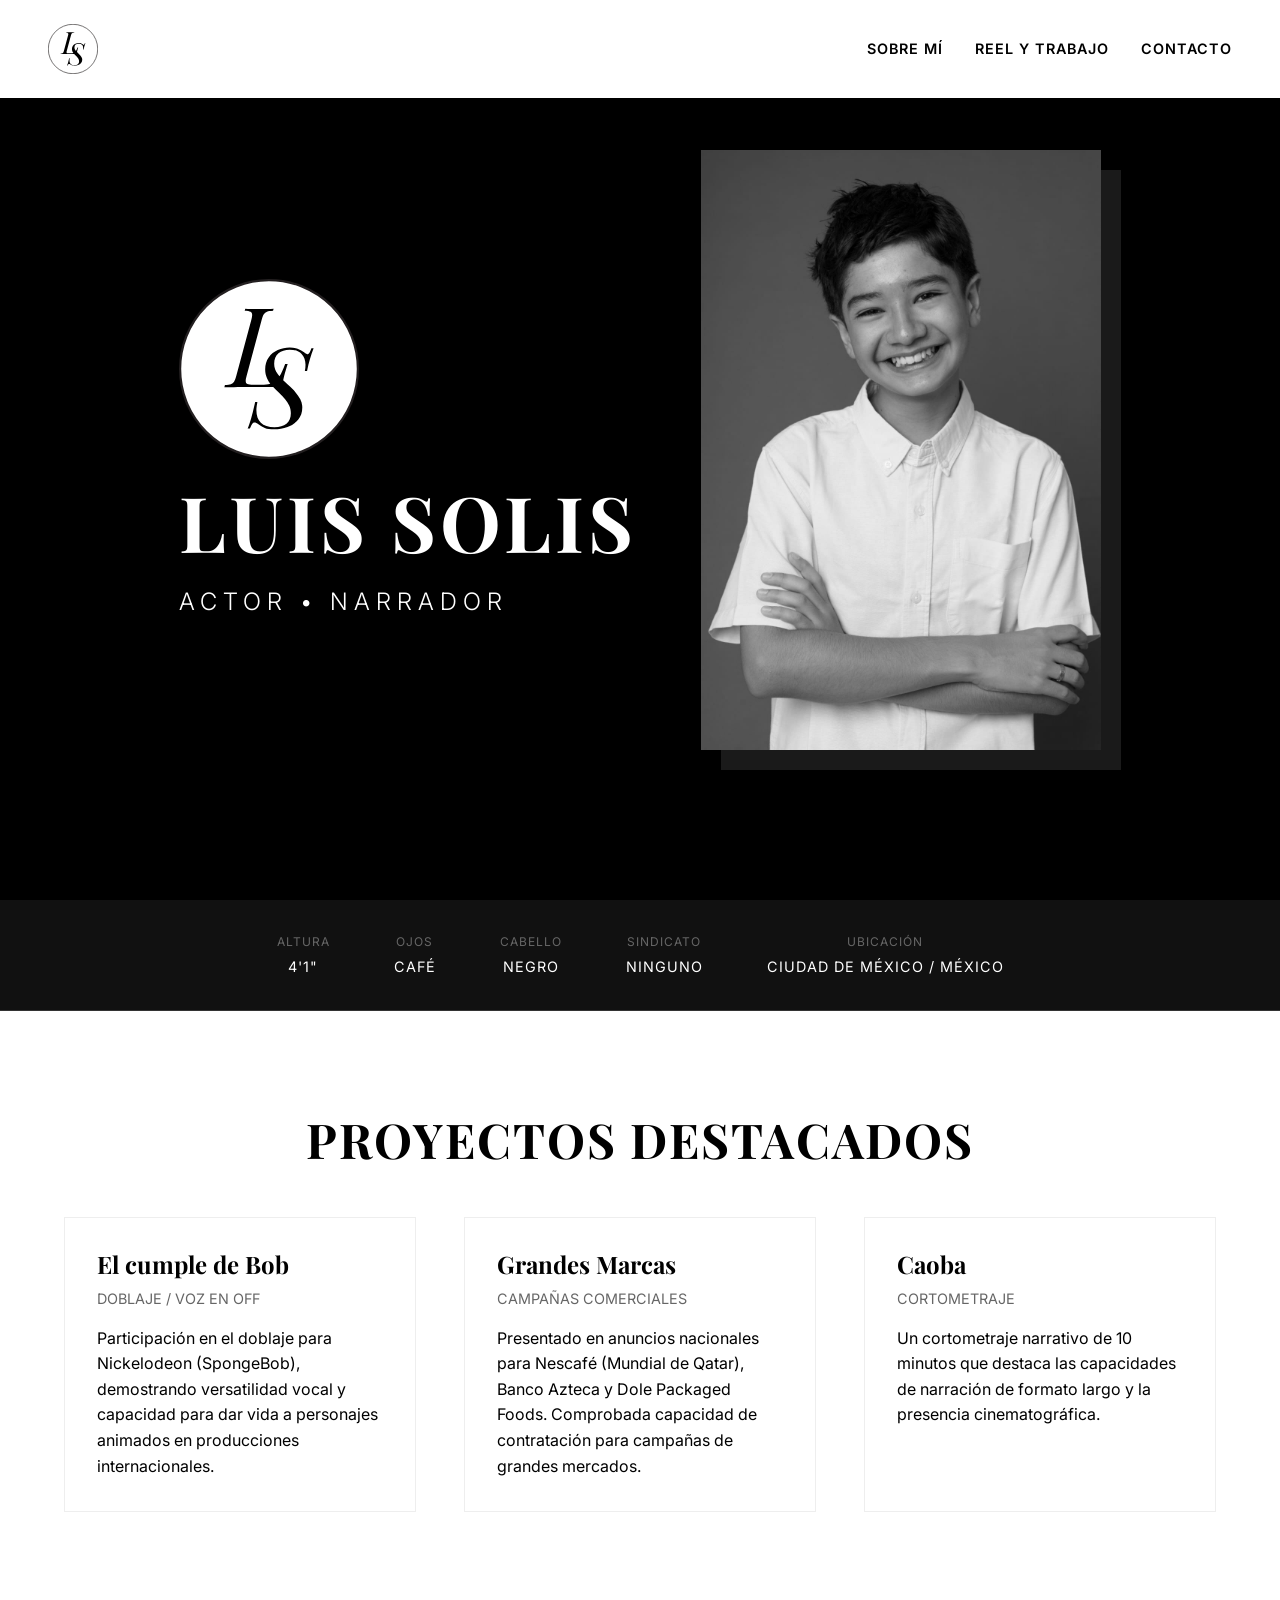
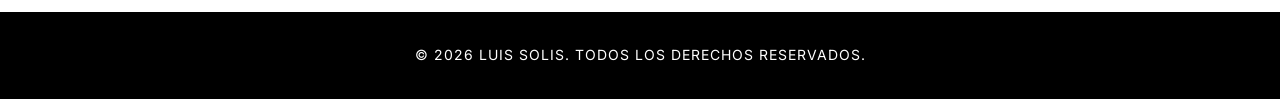
<file: index.html>
<!DOCTYPE html>
<html lang="es">
<head>
    <meta charset="UTF-8">
    <meta name="viewport" content="width=device-width, initial-scale=1.0">
    <title>Luis Solis | Actor y Narrador</title>
    <meta name="description" content="Portafolio de Luis Solis (Jerry), actor y narrador joven en la Ciudad de México. Proyectos destacados en doblaje, comerciales y cine.">
    
    <link rel="preconnect" href="https://fonts.googleapis.com">
    <link rel="preconnect" href="https://fonts.gstatic.com" crossorigin>
    <link href="https://fonts.googleapis.com/css2?family=Inter:wght@300;400;600&family=Playfair+Display:ital,wght@0,400;0,700;1,400&display=swap" rel="stylesheet">

    <link rel="stylesheet" href="style.css">
    <link rel="icon" href="images/logo-digital.svg" type="image/svg+xml">
</head>
<body>

    <nav>
        <a href="index.html"><img src="images/logo-digital.svg" alt="Luis Solis" class="nav-logo-img"></a>
        <div class="hamburger" id="hamburger">
            <span></span>
            <span></span>
            <span></span>
        </div>
        <ul class="nav-links" id="nav-links">
            <li><a href="about.html">Sobre Mí</a></li>
            <li><a href="reel.html">Reel y Trabajo</a></li>
            <li><a href="contact.html">Contacto</a></li>
        </ul>
    </nav>

    <section id="hero">
        <div class="hero-content">
            <div class="hero-text">
                <img src="images/logo-digital.svg" alt="Luis Solis Logo" class="digital-logo">
                <h1 class="hero-title">Luis Solis</h1>
                <p class="hero-tagline">Actor &bull; Narrador</p>
            </div>
            <div class="hero-image-container">
                <img src="images/jerry-headshothero.jpg" alt="Jerry Headshot" class="hero-img">
            </div>
        </div>
    </section>

    <!-- Stats Bar -->
    <div class="stats-bar">
        <div class="stat-item">
            <span class="stat-label">Altura</span>
            4'1"
        </div>
        <div class="stat-item">
            <span class="stat-label">Ojos</span>
            Café
        </div>
        <div class="stat-item">
            <span class="stat-label">Cabello</span>
            Negro
        </div>
        <div class="stat-item">
            <span class="stat-label">Sindicato</span>
            Ninguno
        </div>
        <div class="stat-item">
            <span class="stat-label">Ubicación</span>
            Ciudad de México / México
        </div>
    </div>

    <!-- Featured Work Section -->
    <section class="featured-section container">
        <h2 class="section-title">Proyectos Destacados</h2>
        <div class="featured-grid">
            <div class="featured-card">
                <h3 style="font-size: 1.5rem; margin-bottom: 0.5rem;">El cumple de Bob</h3>
                <p style="color: #666; font-size: 0.9rem; text-transform: uppercase; margin-bottom: 1rem;">Doblaje / Voz en Off</p>
                <p>Participación en el doblaje para Nickelodeon (SpongeBob), demostrando versatilidad vocal y capacidad para dar vida a personajes animados en producciones internacionales.</p>
            </div>
            <div class="featured-card">
                <h3 style="font-size: 1.5rem; margin-bottom: 0.5rem;">Grandes Marcas</h3>
                <p style="color: #666; font-size: 0.9rem; text-transform: uppercase; margin-bottom: 1rem;">Campañas Comerciales</p>
                <p>Presentado en anuncios nacionales para Nescafé (Mundial de Qatar), Banco Azteca y Dole Packaged Foods. Comprobada capacidad de contratación para campañas de grandes mercados.</p>
            </div>
            <div class="featured-card">
                <h3 style="font-size: 1.5rem; margin-bottom: 0.5rem;">Caoba</h3>
                <p style="color: #666; font-size: 0.9rem; text-transform: uppercase; margin-bottom: 1rem;">Cortometraje</p>
                <p>Un cortometraje narrativo de 10 minutos que destaca las capacidades de narración de formato largo y la presencia cinematográfica.</p>
            </div>
        </div>
    </section>

    <footer>
        <p>&copy; 2026 Luis Solis. Todos los derechos reservados.</p>
    </footer>

    <script>
        const hamburger = document.getElementById('hamburger');
        const navLinks = document.getElementById('nav-links');
        const navItems = document.querySelectorAll('.nav-links a');

        // Toggle mobile menu
        hamburger.addEventListener('click', () => {
            navLinks.classList.toggle('active');
        });

        // Close mobile menu when clicking a link
        navItems.forEach(item => {
            item.addEventListener('click', () => {
                if (navLinks.classList.contains('active')) {
                    navLinks.classList.remove('active');
                }
            });
        });
    </script>
</body>
</html>
</file>
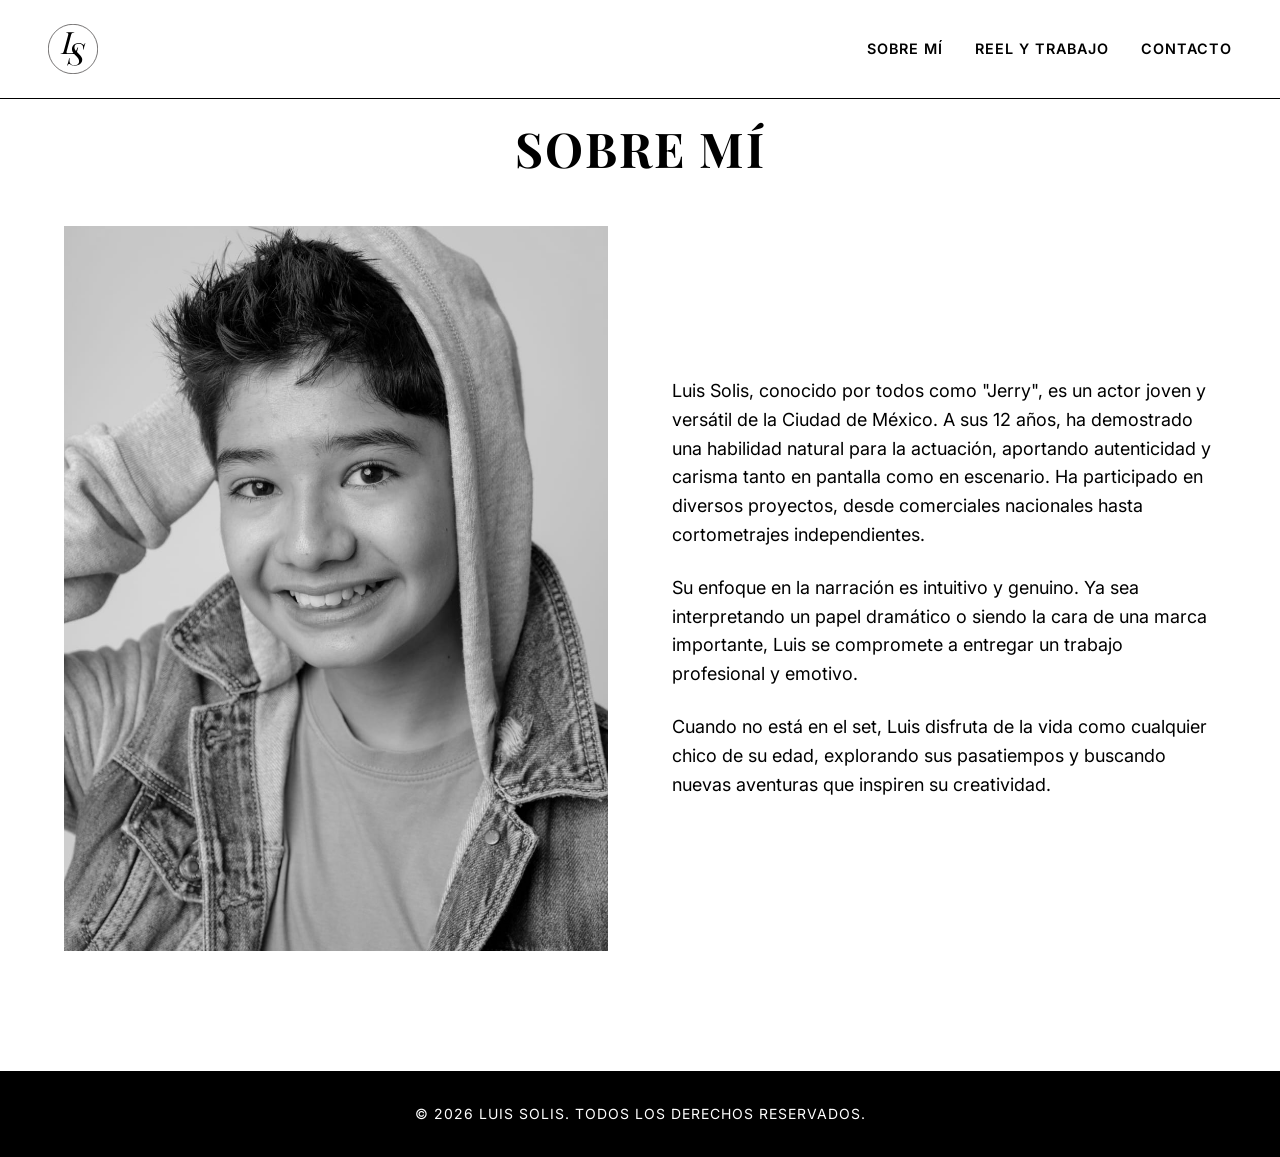
<file: about.html>
<!DOCTYPE html>
<html lang="es">
<head>
    <meta charset="UTF-8">
    <meta name="viewport" content="width=device-width, initial-scale=1.0">
    <title>Sobre Mí | Luis Solis</title>
    <meta name="description" content="Conoce a Luis Solis (Jerry), un actor joven y versátil con experiencia en comerciales, cortometrajes y doblaje.">
    
    <link rel="preconnect" href="https://fonts.googleapis.com">
    <link rel="preconnect" href="https://fonts.gstatic.com" crossorigin>
    <link href="https://fonts.googleapis.com/css2?family=Inter:wght@300;400;600&family=Playfair+Display:ital,wght@0,400;0,700;1,400&display=swap" rel="stylesheet">
    <link rel="stylesheet" href="style.css">
    <link rel="icon" href="images/logo-digital.svg" type="image/svg+xml">
</head>
<body>

    <nav>
        <a href="index.html"><img src="images/logo-digital.svg" alt="Luis Solis" class="nav-logo-img"></a>
        <div class="hamburger" id="hamburger">
            <span></span>
            <span></span>
            <span></span>
        </div>
        <ul class="nav-links" id="nav-links">
            <li><a href="about.html">Sobre Mí</a></li>
            <li><a href="reel.html">Reel y Trabajo</a></li>
            <li><a href="contact.html">Contacto</a></li>
        </ul>
    </nav>

    <section id="about" class="container">
        <h2 class="section-title">Sobre Mí</h2>
        <div class="about-grid">
            <div class="about-image">
                <img src="images/jerry-headshot.jpg" alt="Jerry Headshot">
            </div>
            <div class="about-text">
                <p>Luis Solis, conocido por todos como "Jerry", es un actor joven y versátil de la Ciudad de México. A sus 12 años, ha demostrado una habilidad natural para la actuación, aportando autenticidad y carisma tanto en pantalla como en escenario. Ha participado en diversos proyectos, desde comerciales nacionales hasta cortometrajes independientes.</p>
                <p>Su enfoque en la narración es intuitivo y genuino. Ya sea interpretando un papel dramático o siendo la cara de una marca importante, Luis se compromete a entregar un trabajo profesional y emotivo.</p>
                <p>Cuando no está en el set, Luis disfruta de la vida como cualquier chico de su edad, explorando sus pasatiempos y buscando nuevas aventuras que inspiren su creatividad.</p>
            </div>
        </div>
    </section>

    <footer>
        <p>&copy; 2026 Luis Solis. Todos los derechos reservados.</p>
    </footer>

    <script>
        const hamburger = document.getElementById('hamburger');
        const navLinks = document.getElementById('nav-links');
        const navItems = document.querySelectorAll('.nav-links a');

        hamburger.addEventListener('click', () => {
            navLinks.classList.toggle('active');
        });

        navItems.forEach(item => {
            item.addEventListener('click', () => {
                if (navLinks.classList.contains('active')) {
                    navLinks.classList.remove('active');
                }
            });
        });
    </script>
</body>
</html>
</file>
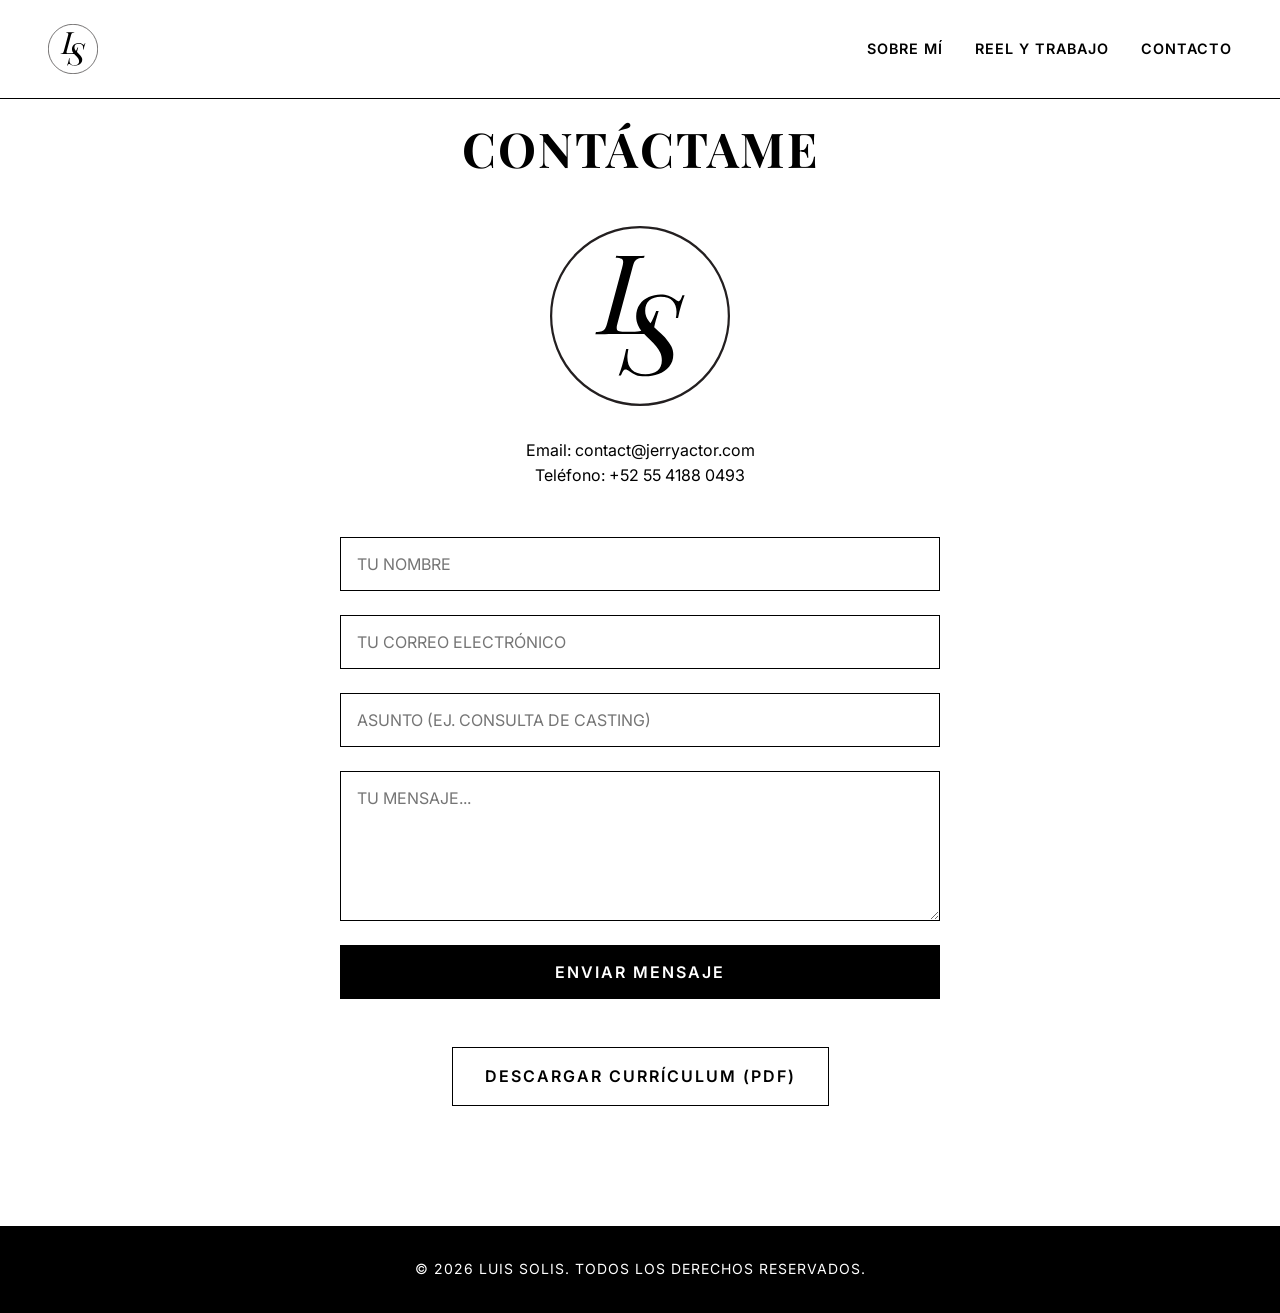
<file: contact.html>
<!DOCTYPE html>
<html lang="es">
<head>
    <meta charset="UTF-8">
    <meta name="viewport" content="width=device-width, initial-scale=1.0">
    <title>Contacto | Luis Solis</title>
    <meta name="description" content="Contacta a Luis Solis para castings, colaboraciones y proyectos. Información de contacto y formulario directo.">
    
    <link rel="preconnect" href="https://fonts.googleapis.com">
    <link rel="preconnect" href="https://fonts.gstatic.com" crossorigin>
    <link href="https://fonts.googleapis.com/css2?family=Inter:wght@300;400;600&family=Playfair+Display:ital,wght@0,400;0,700;1,400&display=swap" rel="stylesheet">
    <link rel="stylesheet" href="style.css">
    <link rel="icon" href="images/logo-digital.svg" type="image/svg+xml">
</head>
<body>

    <nav>
        <a href="index.html"><img src="images/logo-digital.svg" alt="Luis Solis" class="nav-logo-img"></a>
        <div class="hamburger" id="hamburger">
            <span></span>
            <span></span>
            <span></span>
        </div>
        <ul class="nav-links" id="nav-links">
            <li><a href="about.html">Sobre Mí</a></li>
            <li><a href="reel.html">Reel y Trabajo</a></li>
            <li><a href="contact.html">Contacto</a></li>
        </ul>
    </nav>

    <section id="contact" class="container">
        <h2 class="section-title">Contáctame</h2>
        <img src="images/logo-digital.svg" alt="Luis Solis Logo" class="digital-logo" style="margin: 0 auto 2rem;">
        <div class="contact-info">
            <p>Email: <span id="contact-email"></span></p>
            <p>Teléfono: <span id="contact-phone"></span></p>
        </div>
        <form class="contact-form" onsubmit="event.preventDefault(); alert('¡Formulario enviado con éxito!');">
            <input type="text" name="name" placeholder="TU NOMBRE" aria-label="Tu Nombre" required>
            <input type="email" name="email" placeholder="TU CORREO ELECTRÓNICO" aria-label="Tu Correo Electrónico" required>
            <input type="text" name="subject" placeholder="ASUNTO (EJ. CONSULTA DE CASTING)" aria-label="Asunto">
            <textarea name="message" placeholder="TU MENSAJE..." aria-label="Tu Mensaje" required></textarea>
            <button type="submit">Enviar Mensaje</button>
        </form>
        <div style="margin-top: 1rem;">
            <a href="#" class="btn-download">Descargar Currículum (PDF)</a>
        </div>
    </section>

    <footer>
        <p>&copy; 2026 Luis Solis. Todos los derechos reservados.</p>
    </footer>

    <script>
        const hamburger = document.getElementById('hamburger');
        const navLinks = document.getElementById('nav-links');
        const navItems = document.querySelectorAll('.nav-links a');

        hamburger.addEventListener('click', () => {
            navLinks.classList.toggle('active');
        });

        navItems.forEach(item => {
            item.addEventListener('click', () => {
                if (navLinks.classList.contains('active')) {
                    navLinks.classList.remove('active');
                }
            });
        });

        // Protect contact info from bots
        document.addEventListener('DOMContentLoaded', function() {
            const user = 'contact';
            const domain = 'jerryactor.com';
            const emailContainer = document.getElementById('contact-email');
            emailContainer.innerHTML = `<a href="mailto:${user}@${domain}">${user}@${domain}</a>`;

            const country = '+52';
            const area = '55';
            const number = '4188 0493';
            const phoneContainer = document.getElementById('contact-phone');
            phoneContainer.innerHTML = `<a href="tel:${country}${area}${number.replace(/\s/g, '')}">${country} ${area} ${number}</a>`;
        });
    </script>
</body>
</html>
</file>
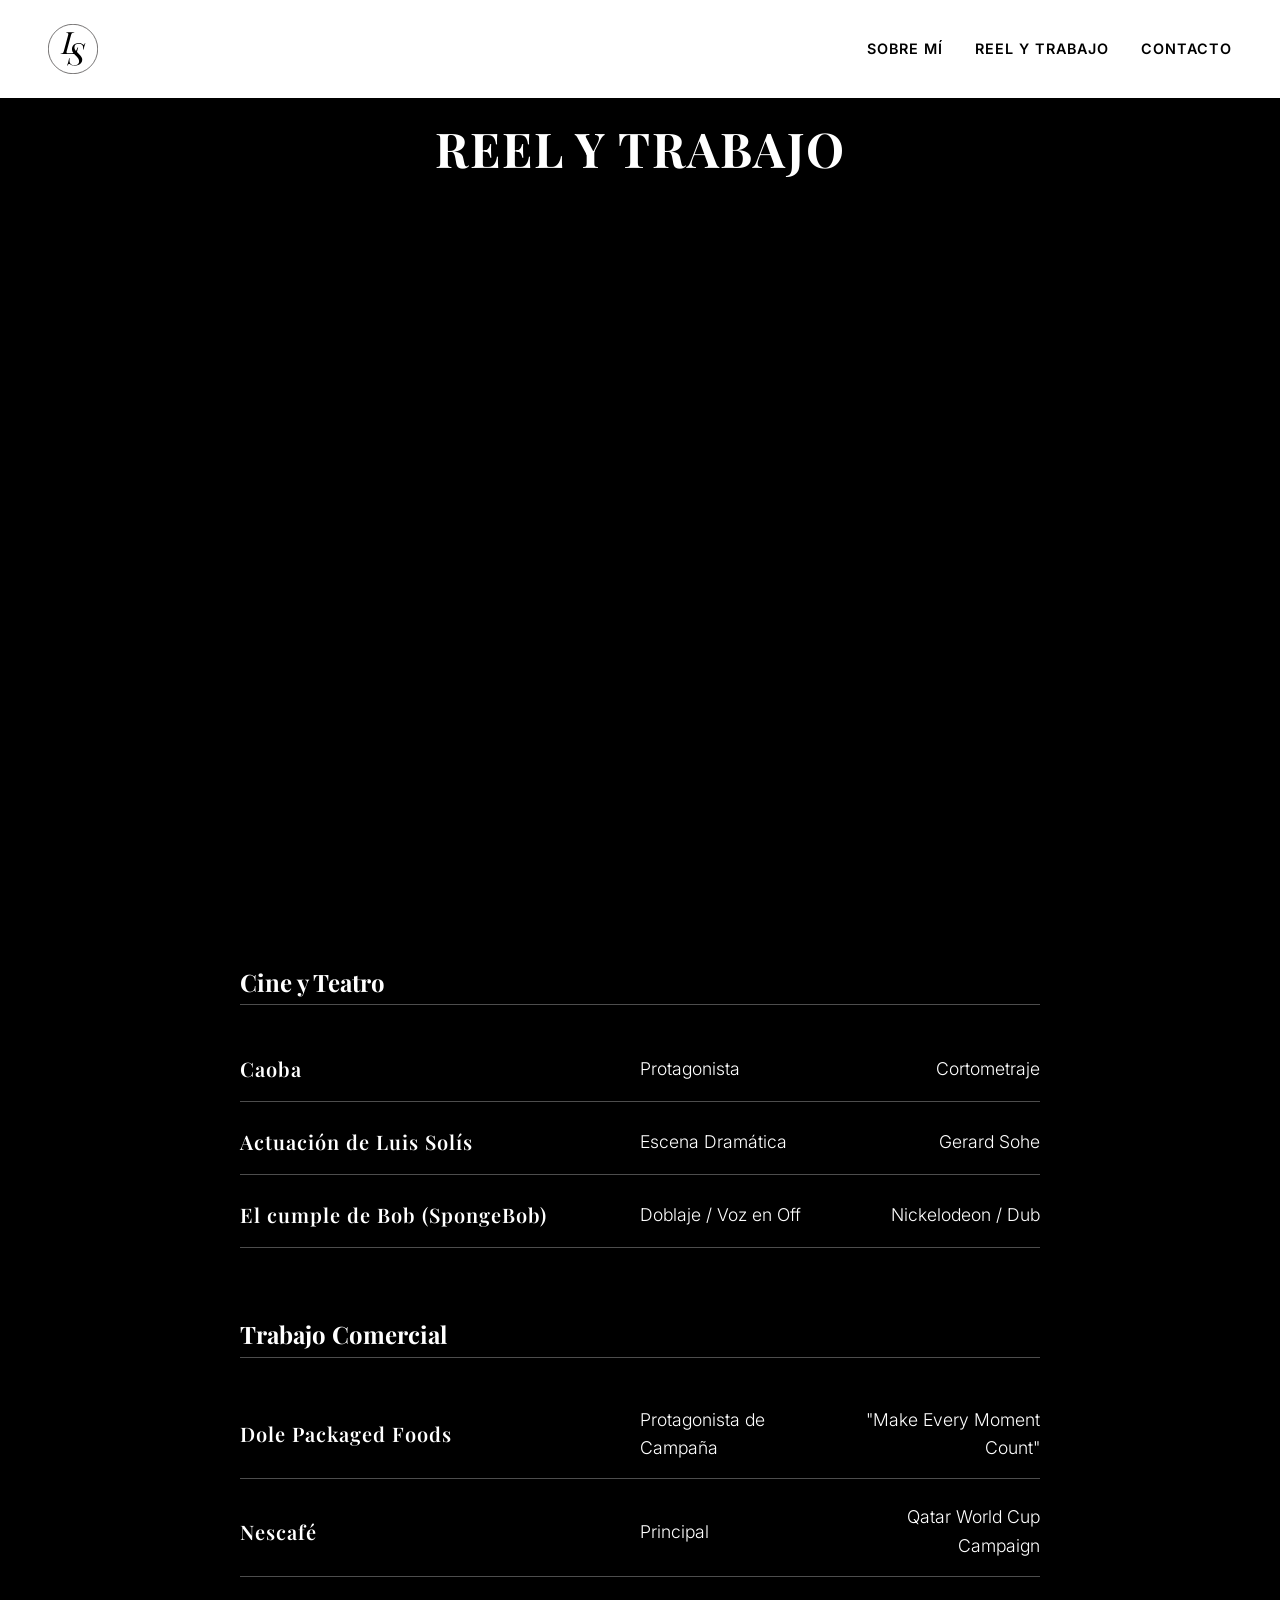
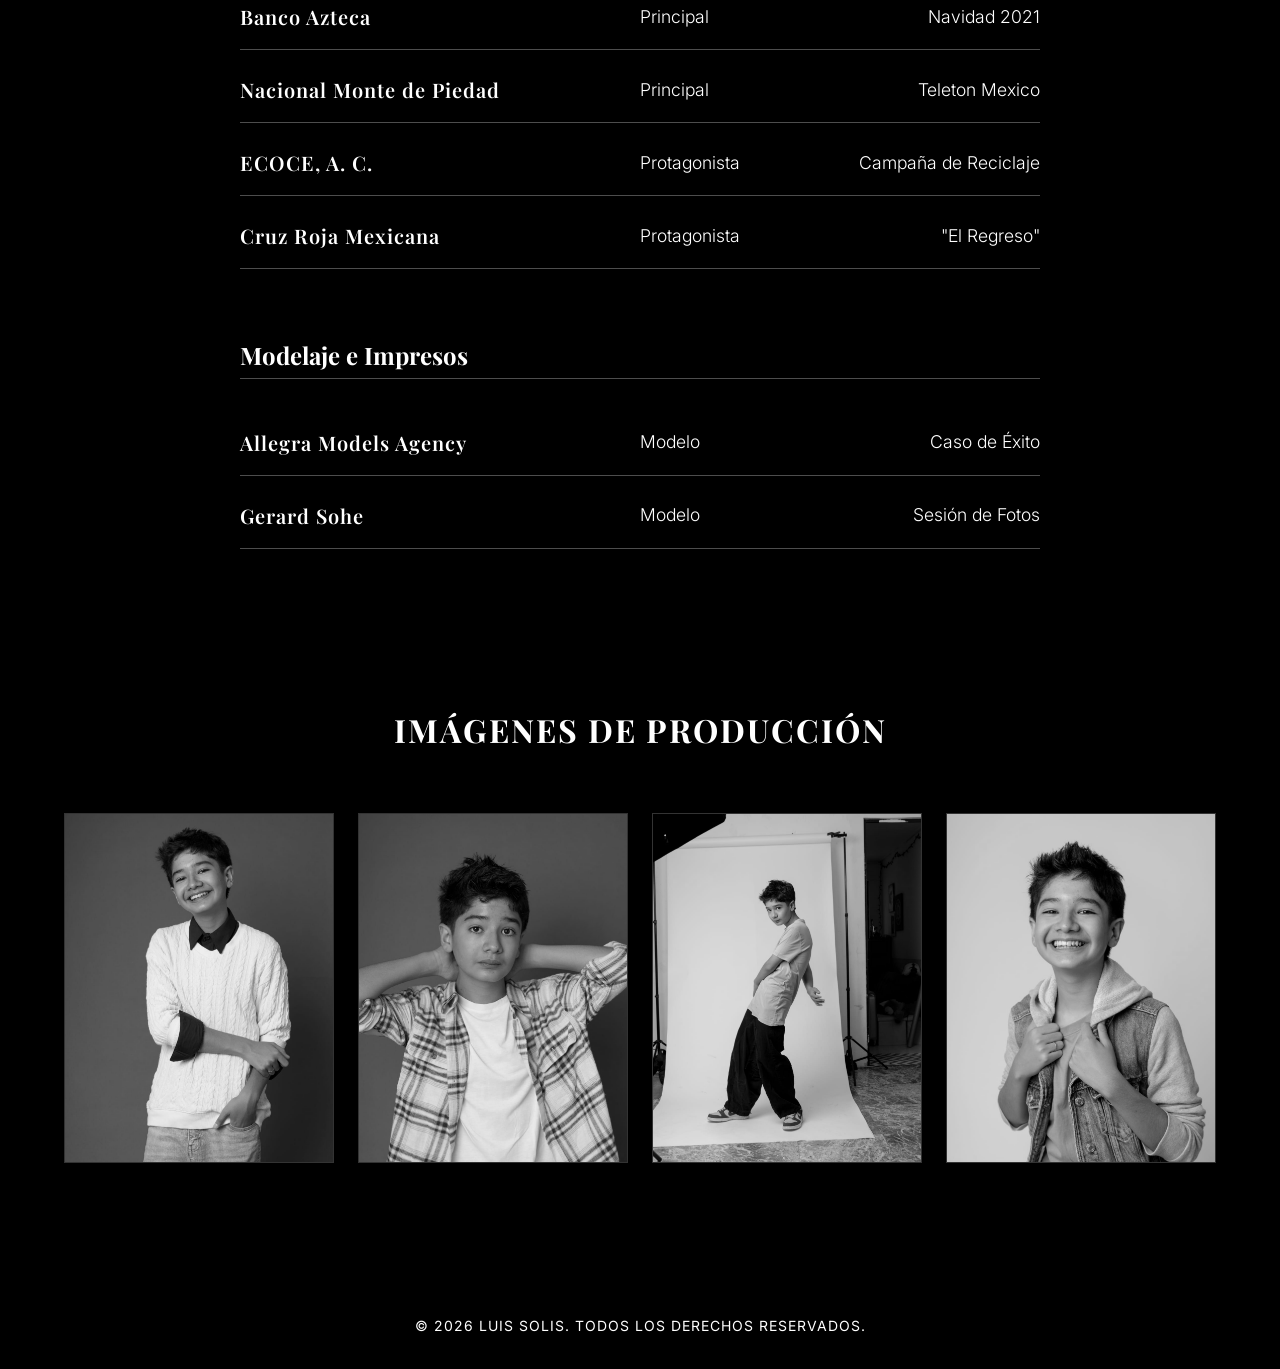
<file: reel.html>
<!DOCTYPE html>
<html lang="es">
<head>
    <meta charset="UTF-8">
    <meta name="viewport" content="width=device-width, initial-scale=1.0">
    <title>Reel y Trabajo | Luis Solis</title>
    <meta name="description" content="Mira el demo reel y el portafolio de trabajo de Luis Solis. Cine, teatro, doblaje y campañas comerciales.">
    
    <link rel="preconnect" href="https://fonts.googleapis.com">
    <link rel="preconnect" href="https://fonts.gstatic.com" crossorigin>
    <link href="https://fonts.googleapis.com/css2?family=Inter:wght@300;400;600&family=Playfair+Display:ital,wght@0,400;0,700;1,400&display=swap" rel="stylesheet">
    <link rel="stylesheet" href="style.css">
    <style>
        .reel-video {
            width: 100%;
            max-width: 1200px;
            aspect-ratio: 16/9;
            display: block;
            margin: 2rem auto 4rem;
            border-radius: 12px;
            box-shadow: 0 20px 40px rgba(0,0,0,0.4);
        }
    </style>
    <link rel="icon" href="images/logo-digital.svg" type="image/svg+xml">
</head>
<body>

    <nav>
        <a href="index.html"><img src="images/logo-digital.svg" alt="Luis Solis" class="nav-logo-img"></a>
        <div class="hamburger" id="hamburger">
            <span></span>
            <span></span>
            <span></span>
        </div>
        <ul class="nav-links" id="nav-links">
            <li><a href="about.html">Sobre Mí</a></li>
            <li><a href="reel.html">Reel y Trabajo</a></li>
            <li><a href="contact.html">Contacto</a></li>
        </ul>
    </nav>

    <section id="reel">
        <div class="container">
            <h2 class="section-title" style="color: var(--text-inverse);">Reel y Trabajo</h2>

            <iframe class="reel-video" width="1120" height="630" 
            src="https://www.youtube-nocookie.com/embed/fCzjJ6dY9go?si=887IbnZpX5mf3fX2" 
            title="YouTube video player" frameborder="0" 
            allow="accelerometer; autoplay; clipboard-write; encrypted-media; gyroscope; picture-in-picture; web-share" 
            referrerpolicy="strict-origin-when-cross-origin" allowfullscreen></iframe>

            <div class="credits">
                <h3 class="credit-category">Cine y Teatro</h3>
                <div class="credit-item">
                    <span class="credit-title"><a href="https://youtu.be/gF7phGAblXE?si=zEZPNk-4bYt4LtoN" target="_blank">Caoba</a></span>
                    <span class="credit-role">Protagonista</span>
                    <span class="credit-director">Cortometraje</span>
                </div>
                <div class="credit-item">
                    <span class="credit-title"><a href="https://youtu.be/_Y8jLqn-ppM?si=Lo_4Snn_wzrdU1tO" target="_blank">Actuación de Luis Solís</a></span>
                    <span class="credit-role">Escena Dramática</span>
                    <span class="credit-director">Gerard Sohe</span>
                </div>
                <div class="credit-item">
                    <span class="credit-title"><a href="https://youtu.be/RcR53Xq1wGw?si=GDTwj2F0CD9ovtQ7" target="_blank">El cumple de Bob (SpongeBob)</a></span>
                    <span class="credit-role">Doblaje / Voz en Off</span>
                    <span class="credit-director">Nickelodeon / Dub</span>
                </div>

                <h3 class="credit-category">Trabajo Comercial</h3>
                <div class="credit-item">
                    <span class="credit-title"><a href="https://youtu.be/_gVTfEwM-x4?si=_J8pRdc67oY8zage" target="_blank">Dole Packaged Foods</a></span>
                    <span class="credit-role">Protagonista de Campaña</span>
                    <span class="credit-director">"Make Every Moment Count"</span>
                </div>
                <div class="credit-item">
                    <span class="credit-title"><a href="https://youtu.be/TkmGyLHSLKc?si=7fsyJEkT97w_RRGt" target="_blank">Nescafé</a></span>
                    <span class="credit-role">Principal</span>
                    <span class="credit-director">Qatar World Cup Campaign</span>
                </div>
                <div class="credit-item">
                    <span class="credit-title"><a href="https://youtu.be/qQoZ4_4q57k?si=PWJV8Cv76jBF_XvQ" target="_blank">Banco Azteca</a></span>
                    <span class="credit-role">Principal</span>
                    <span class="credit-director">Navidad 2021</span>
                </div>
                <div class="credit-item">
                    <span class="credit-title"><a href="https://youtu.be/o2rJQWVOoC4?si=dnE8gMMLLt6z4LlH" target="_blank">Nacional Monte de Piedad</a></span>
                    <span class="credit-role">Principal</span>
                    <span class="credit-director">Teleton Mexico</span>
                </div>
                <div class="credit-item">
                    <span class="credit-title"><a href="https://youtu.be/akkcpZjyDaA?si=h0pifc0C9JBnbwpb" target="_blank">ECOCE, A. C.</a></span>
                    <span class="credit-role">Protagonista</span>
                    <span class="credit-director">Campaña de Reciclaje</span>
                </div>
                <div class="credit-item">
                    <span class="credit-title"><a href="https://youtu.be/CFacnQbujRA?si=WsxGMRi3sJP2-8Cz" target="_blank">Cruz Roja Mexicana</a></span>
                    <span class="credit-role">Protagonista</span>
                    <span class="credit-director">"El Regreso"</span>
                </div>

                <h3 class="credit-category">Modelaje e Impresos</h3>
                <div class="credit-item">
                    <span class="credit-title"><a href="https://youtu.be/cbD7LtszZqc?si=JG9fzLBtS-1uwXe1" target="_blank">Allegra Models Agency</a></span>
                    <span class="credit-role">Modelo</span>
                    <span class="credit-director">Caso de Éxito</span>
                </div>
                <div class="credit-item">
                    <span class="credit-title"><a href="https://youtu.be/ApTmRpwDLco?si=MGmXhAkrttVxB5j4" target="_blank">Gerard Sohe</a></span>
                    <span class="credit-role">Modelo</span>
                    <span class="credit-director">Sesión de Fotos</span>
                </div>
            </div>

            <div class="instagram-wrapper">
                <blockquote class="instagram-media" data-instgrm-permalink="https://www.instagram.com/reel/DSXizrOE-PJ/?utm_source=ig_web_copy_link" data-instgrm-version="14" style=" background:#FFF; border:0; border-radius:3px; box-shadow:0 0 1px 0 rgba(0,0,0,0.5),0 1px 10px 0 rgba(0,0,0,0.15); margin: 1px; max-width:540px; min-width:326px; padding:0; width:99.375%; width:-webkit-calc(100% - 2px); width:calc(100% - 2px);"></blockquote> 
                <script async src="//www.instagram.com/embed.js"></script>
            </div>

            <h3 class="section-title" style="color: var(--text-inverse); font-size: 2rem; margin-top: 6rem;">Imágenes de Producción</h3>
            <div class="gallery-grid">
                <img src="images/shot1.jpg" alt="Production Still 1" class="gallery-item">
                <img src="images/shot2.jpg" alt="Production Still 2" class="gallery-item">
                <img src="images/shot3.jpg" alt="Production Still 3" class="gallery-item">
                <img src="images/shot4.jpg" alt="Production Still 4" class="gallery-item">
            </div>
        </div>
    </section>

    <footer>
        <p>&copy; 2026 Luis Solis. Todos los derechos reservados.</p>
    </footer>

    <script>
        const hamburger = document.getElementById('hamburger');
        const navLinks = document.getElementById('nav-links');
        const navItems = document.querySelectorAll('.nav-links a');

        hamburger.addEventListener('click', () => {
            navLinks.classList.toggle('active');
        });

        navItems.forEach(item => {
            item.addEventListener('click', () => {
                if (navLinks.classList.contains('active')) {
                    navLinks.classList.remove('active');
                }
            });
        });
    </script>
</body>
</html>
</file>
<file: style.css>
/* CSS Reset & Variables */
:root {
    --bg-color: #ffffff;
    --text-color: #000000;
    --bg-inverse: #000000;
    --text-inverse: #ffffff;
    --font-heading: 'Playfair Display', serif;
    --font-body: 'Inter', sans-serif;
    --transition: all 0.3s ease;
}

* {
    margin: 0;
    padding: 0;
    box-sizing: border-box;
}

html {
    scroll-behavior: smooth;
}

body {
    font-family: var(--font-body);
    background-color: var(--bg-color);
    color: var(--text-color);
    line-height: 1.6;
    overflow-x: hidden;
}

h1, h2, h3 {
    font-family: var(--font-heading);
    font-weight: 700;
    line-height: 1.2;
}

a {
    text-decoration: none;
    color: inherit;
    transition: var(--transition);
}

/* Reusable Classes */
.container {
    max-width: 1200px;
    margin: 0 auto;
    padding: 120px 24px;
}

.section-title {
    font-size: 3rem;
    margin-bottom: 3rem;
    text-transform: uppercase;
    letter-spacing: 2px;
    text-align: center;
}

.digital-logo {
    width: 100%;
    max-width: 180px;
    height: auto;
    display: block;
    margin-bottom: 1rem;
}

#reel .digital-logo {
    margin: 0 auto 2rem;
}

.nav-logo-img {
    height: 50px;
    width: auto;
    display: block;
}

/* Navigation */
nav {
    position: fixed;
    top: 0;
    width: 100%;
    background-color: var(--bg-color);
    border-bottom: 1px solid #000;
    z-index: 1000;
    display: flex;
    justify-content: space-between;
    align-items: center;
    padding: 24px 48px;
}

.logo {
    font-family: var(--font-heading);
    font-size: 1.5rem;
    font-weight: 700;
    letter-spacing: 3px;
    text-transform: uppercase;
}

.nav-links {
    list-style: none;
    display: flex;
    gap: 2rem;
}

.nav-links a {
    font-size: 0.9rem;
    text-transform: uppercase;
    letter-spacing: 1px;
    font-weight: 600;
    position: relative;
}

.nav-links a::after {
    content: '';
    position: absolute;
    width: 0;
    height: 1px;
    bottom: -4px;
    left: 0;
    background-color: var(--text-color);
    transition: var(--transition);
}

.nav-links a:hover::after {
    width: 100%;
}

.hamburger {
    display: none;
    cursor: pointer;
    flex-direction: column;
    gap: 5px;
}

.hamburger span {
    width: 25px;
    height: 2px;
    background-color: var(--text-color);
    transition: var(--transition);
}

/* Hero Section */
#hero {
    height: 100vh;
    background-color: var(--bg-inverse);
    color: var(--text-inverse);
    display: flex;
    flex-direction: column;
    justify-content: center;
    align-items: center;
    text-align: center;
    padding: 0 20px;
    position: relative;
    overflow: hidden;
}

.hero-title {
    font-size: clamp(3rem, 6vw, 6rem);
    letter-spacing: 4px;
    text-transform: uppercase;
    margin-bottom: 1rem;
    animation: fadeInDown 1.5s ease-out forwards;
    opacity: 0;
    position: relative;
    z-index: 2;
}

.hero-tagline {
    font-size: clamp(1rem, 2vw, 1.5rem);
    font-weight: 300;
    letter-spacing: 6px;
    text-transform: uppercase;
    animation: fadeInUp 1.5s ease-out forwards;
    animation-delay: 0.5s;
    opacity: 0;
    position: relative;
    z-index: 2;
}

.hero-content {
    display: flex;
    align-items: center;
    justify-content: center;
    gap: 4rem;
    width: 100%;
    max-width: 1200px;
    position: relative;
    z-index: 2;
}

.hero-text {
    text-align: left;
}

.hero-image-container {
    width: 100%;
    max-width: 400px;
    opacity: 0;
    animation: fadeInUp 1.5s ease-out forwards;
    animation-delay: 0.5s;
}

.hero-img {
    width: 100%;
    height: auto;
    display: block;
    filter: grayscale(100%);
    transition: var(--transition);
    box-shadow: 20px 20px 0 rgba(255, 255, 255, 0.1);
}

.hero-img:hover {
    filter: grayscale(0%);
    transform: translate(-5px, -5px);
    box-shadow: 25px 25px 0 rgba(255, 255, 255, 0.2);
}

/* Stats Bar */
.stats-bar {
    background-color: #111;
    color: #fff;
    padding: 2rem 24px;
    display: flex;
    justify-content: center;
    gap: 4rem;
    flex-wrap: wrap;
    border-bottom: 1px solid #333;
}

.stat-item {
    text-align: center;
    text-transform: uppercase;
    letter-spacing: 1px;
    font-size: 0.9rem;
}

.stat-label {
    display: block;
    color: #666;
    font-size: 0.75rem;
    margin-bottom: 0.25rem;
}

/* Featured Section */
.featured-section {
    background-color: var(--bg-color);
    padding: 100px 24px;
}

.featured-grid {
    display: grid;
    grid-template-columns: repeat(auto-fit, minmax(280px, 1fr));
    gap: 3rem;
}

.featured-card {
    padding: 2rem;
    border: 1px solid #eee;
    transition: var(--transition);
}

.featured-card:hover {
    border-color: #000;
    transform: translateY(-5px);
}

/* About Section */
#about {
    background-color: var(--bg-color);
}

.about-grid {
    display: grid;
    grid-template-columns: 1fr 1fr;
    gap: 4rem;
    align-items: center;
}

.about-image img {
    width: 100%;
    height: auto;
    aspect-ratio: 3/4;
    object-fit: cover;
    filter: grayscale(100%);
    display: block;
}

.about-text p {
    font-size: 1.125rem;
    margin-bottom: 1.5rem;
    color: #000;
}

.about-text p:last-child {
    margin-bottom: 0;
}

/* Work / Reel Section */
#reel {
    background-color: var(--bg-inverse);
    color: var(--text-inverse);
}

.video-container {
    position: relative;
    padding-bottom: 56.25%; /* 16:9 Aspect Ratio */
    height: 0;
    overflow: hidden;
    margin-bottom: 4rem;
    border: 1px solid #fff;
}

.video-container iframe {
    position: absolute;
    top: 0;
    left: 0;
    width: 100%;
    height: 100%;
}

.credits {
    display: flex;
    flex-direction: column;
    gap: 1.5rem;
    max-width: 800px;
    margin: 0 auto;
}

.credit-item {
    display: grid;
    grid-template-columns: 2fr 1fr 1fr;
    gap: 1rem;
    align-items: center;
    border-bottom: 1px solid rgba(255, 255, 255, 0.3);
    padding-bottom: 1rem;
    font-size: 1.1rem;
}

.credit-title {
    font-weight: 600;
    font-family: var(--font-heading);
    font-size: 1.25rem;
    letter-spacing: 1px;
}

.credit-role, .credit-director {
    font-weight: 300;
}

.credit-director {
    text-align: right;
}

/* Contact Section */
#contact {
    background-color: var(--bg-color);
    text-align: center;
}

.contact-form {
    max-width: 600px;
    margin: 0 auto;
    display: flex;
    flex-direction: column;
    gap: 1.5rem;
}

input, textarea {
    width: 100%;
    padding: 16px;
    font-family: var(--font-body);
    font-size: 1rem;
    border: 1px solid #000;
    background: transparent;
    color: #000;
    outline: none;
    transition: var(--transition);
}

input:focus, textarea:focus {
    box-shadow: 4px 4px 0px 0px #000;
}

textarea {
    resize: vertical;
    min-height: 150px;
}

button {
    padding: 16px 32px;
    font-family: var(--font-body);
    font-size: 1rem;
    font-weight: 600;
    text-transform: uppercase;
    letter-spacing: 2px;
    background-color: #000;
    color: #fff;
    border: 1px solid #000;
    cursor: pointer;
    transition: var(--transition);
}

button:hover {
    background-color: #fff;
    color: #000;
}

/* Footer */
footer {
    background-color: var(--bg-inverse);
    color: var(--text-inverse);
    text-align: center;
    padding: 2rem 24px;
    font-size: 0.875rem;
    letter-spacing: 1px;
    text-transform: uppercase;
}

/* Animations */
@keyframes fadeInDown {
    from { opacity: 0; transform: translateY(-30px); }
    to { opacity: 1; transform: translateY(0); }
}

@keyframes fadeInUp {
    from { opacity: 0; transform: translateY(30px); }
    to { opacity: 1; transform: translateY(0); }
}

/* Gallery & Social */
.instagram-wrapper {
    display: flex;
    justify-content: center;
    margin: 4rem 0;
}

.gallery-grid {
    display: grid;
    grid-template-columns: repeat(auto-fit, minmax(250px, 1fr));
    gap: 1.5rem;
    margin-top: 4rem;
}

.gallery-item {
    width: 100%;
    height: 350px;
    object-fit: cover;
    filter: grayscale(100%);
    transition: var(--transition);
    border: 1px solid rgba(255, 255, 255, 0.2);
}

.gallery-item:hover {
    filter: grayscale(0%);
    transform: scale(1.02);
    border-color: #fff;
}

.credit-category {
    font-family: var(--font-heading);
    font-size: 1.5rem;
    margin: 3rem 0 1.5rem;
    border-bottom: 1px solid rgba(255, 255, 255, 0.3);
    padding-bottom: 0.5rem;
    color: var(--text-inverse);
}

.btn-download {
    display: inline-block;
    padding: 16px 32px;
    font-family: var(--font-body);
    font-size: 1rem;
    font-weight: 600;
    text-transform: uppercase;
    letter-spacing: 2px;
    background-color: transparent;
    color: #000;
    border: 1px solid #000;
    transition: var(--transition);
    margin-top: 2rem;
}

.btn-download:hover {
    background-color: #000;
    color: #fff;
}

/* Page Content Animations */
.section-title {
    animation: fadeInDown 1s ease-out forwards;
    opacity: 0;
}

.about-image, 
.about-text, 
.video-container, 
.contact-form, 
.gallery-grid {
    animation: fadeInUp 1s ease-out forwards;
    opacity: 0;
    animation-delay: 0.3s;
}

.credits, 
.instagram-wrapper,
.contact-info {
    animation: fadeInUp 1s ease-out forwards;
    opacity: 0;
    animation-delay: 0.5s;
}

.contact-info {
    text-align: center;
    margin-bottom: 3rem;
}

/* Media Queries */
@media (max-width: 768px) {
    nav {
        padding: 20px 24px;
    }

    .hamburger {
        display: flex;
    }

    .nav-links {
        position: absolute;
        top: 100%;
        left: 0;
        width: 100%;
        background-color: var(--bg-color);
        flex-direction: column;
        align-items: center;
        gap: 0;
        max-height: 0;
        overflow: hidden;
        transition: max-height 0.4s ease;
        border-bottom: 1px solid #000;
    }

    .nav-links.active {
        max-height: 300px;
    }

    .nav-links li {
        width: 100%;
        text-align: center;
    }

    .nav-links a {
        display: block;
        padding: 20px 0;
    }

    .stats-bar {
        flex-direction: column;
        gap: 2rem;
        padding: 3rem 24px;
    }

    .about-grid {
        grid-template-columns: 1fr;
    }

    .credit-item {
        display: flex;
        flex-direction: column;
        gap: 0.5rem;
        text-align: center;
    }

    .credit-director {
        text-align: center;
    }

    .section-title {
        font-size: 2rem;
    }
    
    .container {
        padding: 120px 20px;
    }

    #hero {
        padding-top: 100px;
        height: auto;
        min-height: 100vh;
        padding-bottom: 40px;
    }

    .hero-content {
        flex-direction: column;
        text-align: center;
    }

    .hero-text {
        text-align: center;
        margin-bottom: 2rem;
    }

        .hero-text .digital-logo {
            margin: 0 auto 1rem;
        }
}
</file>
